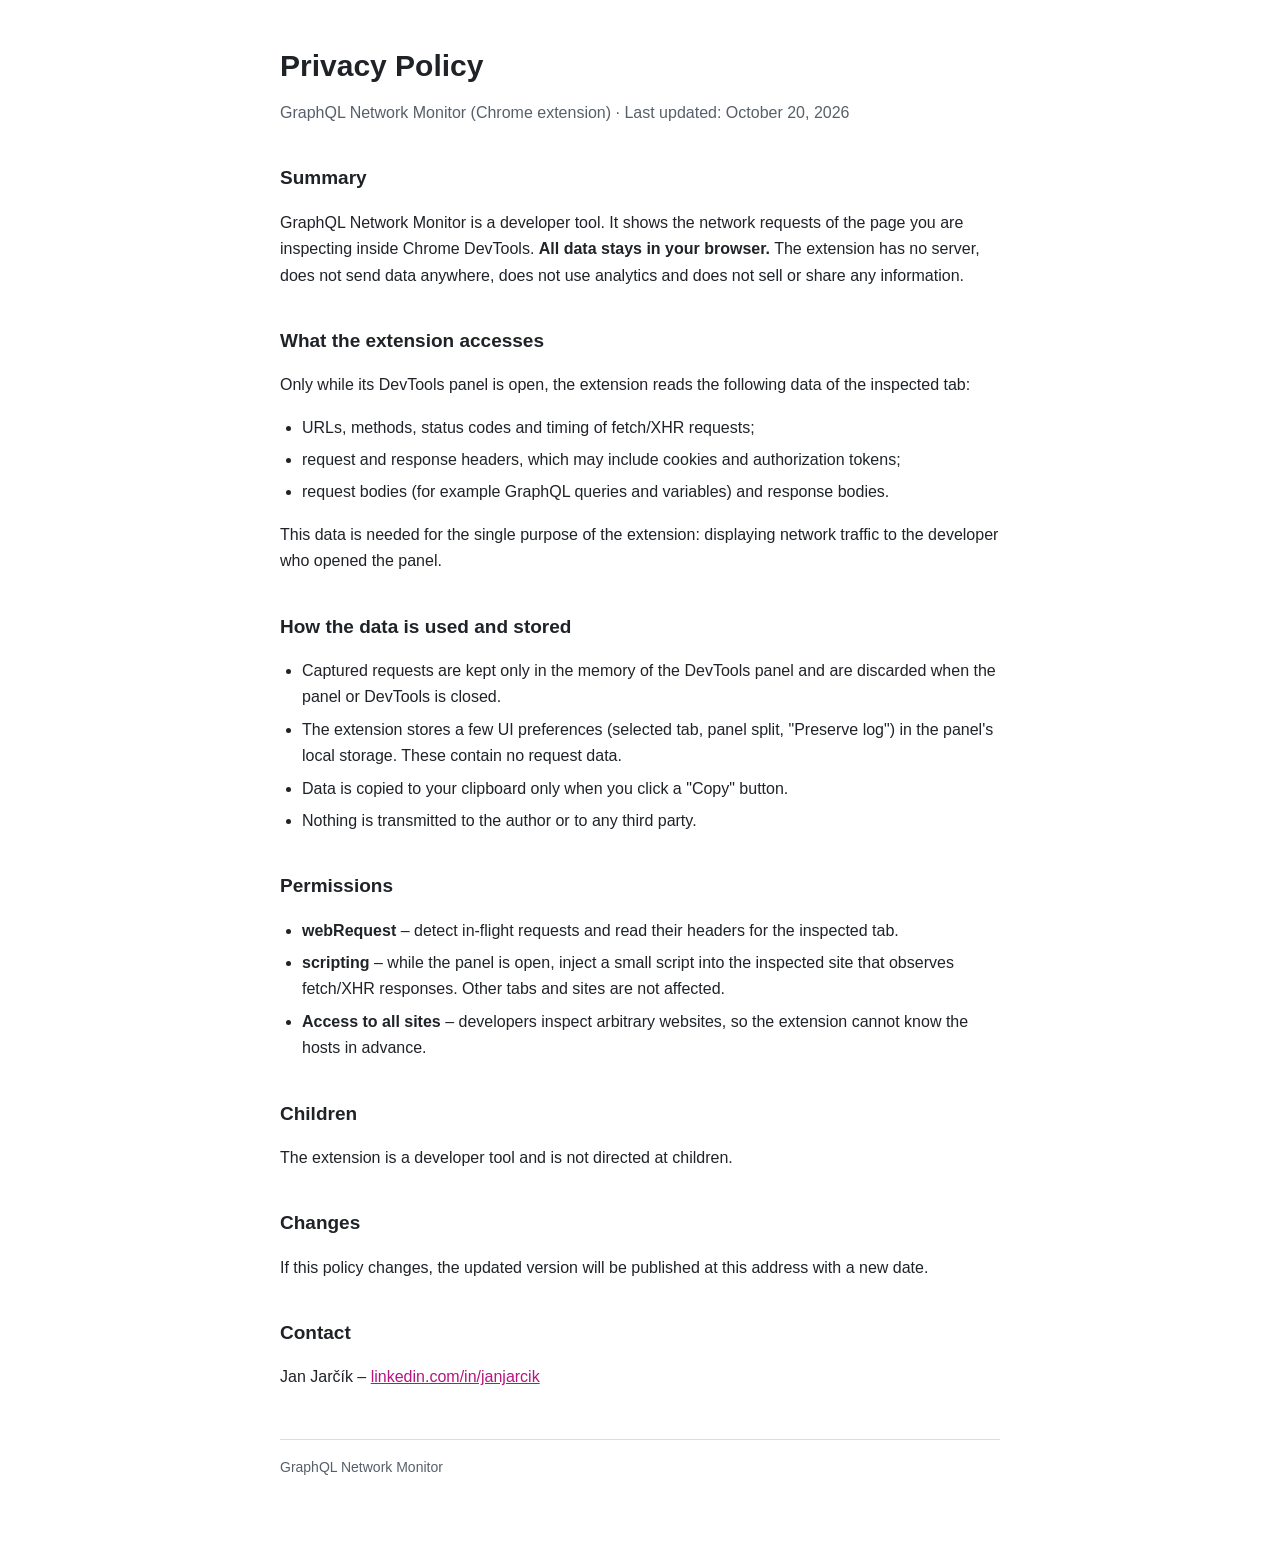
<file: index.html>
<!doctype html>
<html lang="en">
  <head>
    <meta charset="utf-8" />
    <meta name="viewport" content="width=device-width, initial-scale=1" />
    <title>GraphQL Network Monitor – Privacy Policy</title>
    <style>
      :root {
        --bg: #ffffff;
        --text: #1f2328;
        --muted: #57606a;
        --accent: #b4157f;
        --border: #d8dee4;
      }
      @media (prefers-color-scheme: dark) {
        :root {
          --bg: #17142b;
          --text: #ece9f7;
          --muted: #b3acd3;
          --accent: #ff7cc4;
          --border: #3a3358;
        }
      }
      body {
        margin: 0;
        background: var(--bg);
        color: var(--text);
        font: 16px/1.65 -apple-system, BlinkMacSystemFont, 'Segoe UI', Roboto, sans-serif;
      }
      main {
        max-width: 720px;
        margin: 0 auto;
        padding: 48px 20px 64px;
      }
      h1 {
        margin: 0 0 4px;
        font-size: 30px;
        line-height: 1.2;
      }
      h2 {
        margin: 36px 0 8px;
        font-size: 19px;
      }
      .muted {
        color: var(--muted);
      }
      a {
        color: var(--accent);
      }
      ul {
        padding-left: 22px;
      }
      li + li {
        margin-top: 6px;
      }
      footer {
        margin-top: 48px;
        padding-top: 16px;
        border-top: 1px solid var(--border);
        color: var(--muted);
        font-size: 14px;
      }
    </style>
  </head>
  <body>
    <main>
      <h1>Privacy Policy</h1>
      <p class="muted">GraphQL Network Monitor (Chrome extension) · Last updated: October 20, 2026</p>

      <h2>Summary</h2>
      <p>
        GraphQL Network Monitor is a developer tool. It shows the network requests of the page you are inspecting inside
        Chrome DevTools. <strong>All data stays in your browser.</strong> The extension has no server, does not send data
        anywhere, does not use analytics and does not sell or share any information.
      </p>

      <h2>What the extension accesses</h2>
      <p>Only while its DevTools panel is open, the extension reads the following data of the inspected tab:</p>
      <ul>
        <li>URLs, methods, status codes and timing of fetch/XHR requests;</li>
        <li>request and response headers, which may include cookies and authorization tokens;</li>
        <li>request bodies (for example GraphQL queries and variables) and response bodies.</li>
      </ul>
      <p>
        This data is needed for the single purpose of the extension: displaying network traffic to the developer who opened
        the panel.
      </p>

      <h2>How the data is used and stored</h2>
      <ul>
        <li>Captured requests are kept only in the memory of the DevTools panel and are discarded when the panel or DevTools is closed.</li>
        <li>
          The extension stores a few UI preferences (selected tab, panel split, "Preserve log") in the panel's local storage.
          These contain no request data.
        </li>
        <li>Data is copied to your clipboard only when you click a "Copy" button.</li>
        <li>Nothing is transmitted to the author or to any third party.</li>
      </ul>

      <h2>Permissions</h2>
      <ul>
        <li><strong>webRequest</strong> – detect in-flight requests and read their headers for the inspected tab.</li>
        <li><strong>scripting</strong> – while the panel is open, inject a small script into the inspected site that observes fetch/XHR responses. Other tabs and sites are not affected.</li>
        <li><strong>Access to all sites</strong> – developers inspect arbitrary websites, so the extension cannot know the hosts in advance.</li>
      </ul>

      <h2>Children</h2>
      <p>The extension is a developer tool and is not directed at children.</p>

      <h2>Changes</h2>
      <p>If this policy changes, the updated version will be published at this address with a new date.</p>

      <h2>Contact</h2>
      <p>
        Jan Jarčík –
        <a href="https://www.linkedin.com/in/janjarcik/" target="_blank" rel="noopener noreferrer">linkedin.com/in/janjarcik</a>
      </p>

      <footer>GraphQL Network Monitor</footer>
    </main>
  </body>
</html>
</file>
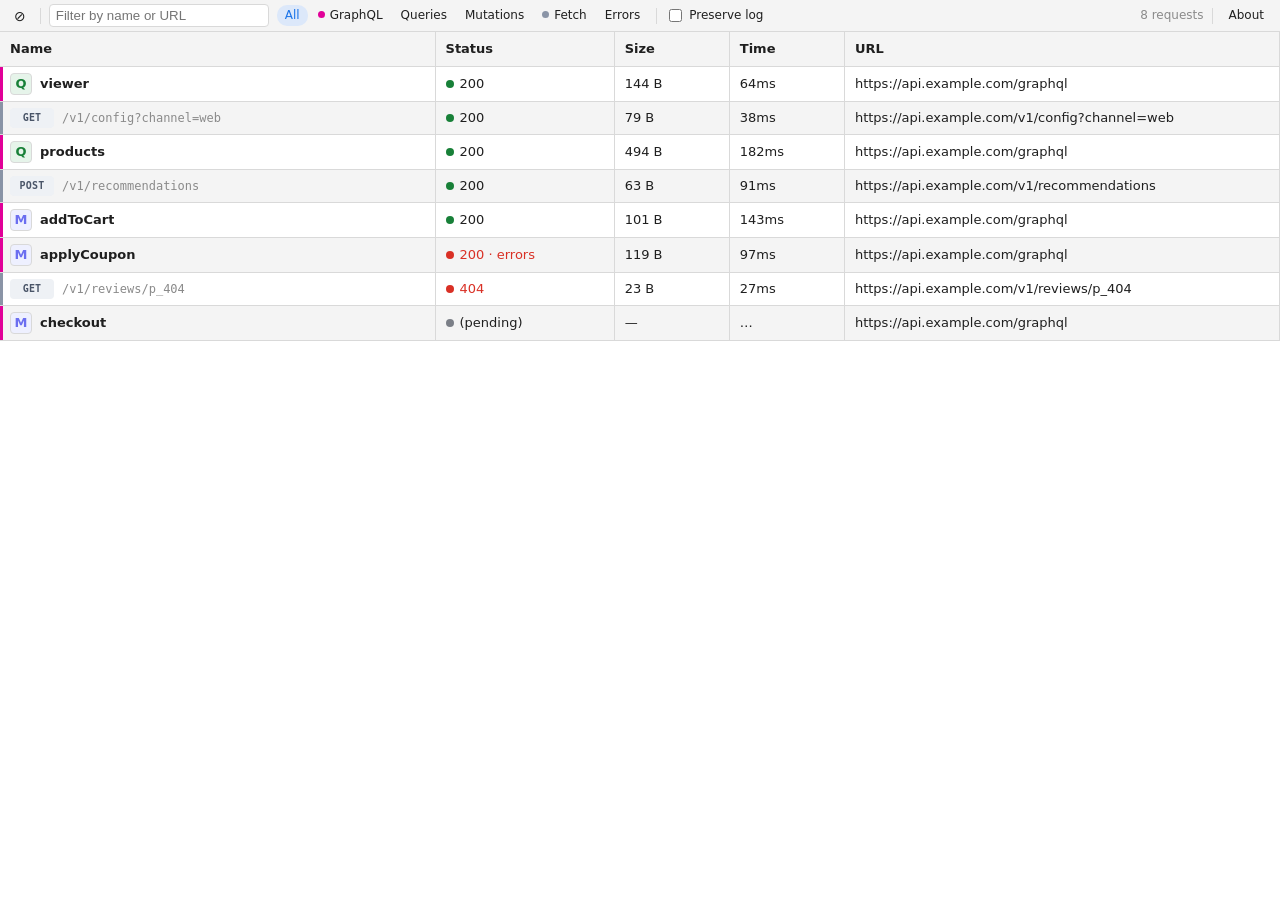
<file: panel.html>
<!doctype html>
<html>
  <head>
    <meta charset="utf-8" />
    <title>GraphQL Network Monitor</title>
    <link rel="stylesheet" href="panel.css" />
  </head>
  <body>
    <header class="toolbar">
      <button id="clear" class="icon-btn" title="Clear">⊘</button>
      <span class="sep"></span>
      <input id="filter" type="search" placeholder="Filter by name or URL" spellcheck="false" />
      <div class="type-filter" role="group">
        <button data-type="all" class="active">All</button>
        <button data-type="graphql"><span class="kind-dot graphql"></span>GraphQL</button>
        <button data-type="query">Queries</button>
        <button data-type="mutation">Mutations</button>
        <button data-type="fetch"><span class="kind-dot fetch"></span>Fetch</button>
        <button data-type="errors">Errors</button>
      </div>
      <span class="sep"></span>
      <label class="checkbox"><input id="preserve" type="checkbox" /> Preserve log</label>
      <span class="spacer"></span>
      <span id="count" class="muted"></span>
      <span class="sep"></span>
      <button id="about-toggle" class="view-btn" title="About">About</button>
    </header>

    <div id="hook-warning" class="hook-warning" hidden>
      Response capture is not active on this page yet – reload the page. If this keeps showing, check that the
      extension's Site access is set to "On all sites" in <code>chrome://extensions</code>.
    </div>

    <section id="about" class="about" hidden></section>

    <main id="main">
      <section id="list" class="list">
        <table>
          <thead>
            <tr>
              <th class="col-name">Name</th>
              <th class="col-status">Status</th>
              <th class="col-size">Size</th>
              <th class="col-time">Time</th>
              <th class="col-url">URL</th>
            </tr>
          </thead>
          <tbody id="rows"></tbody>
        </table>
        <div id="empty" class="empty">
          Waiting for requests…<br />
          <span class="muted">Requests are captured while DevTools is open. Reload the page to capture everything.</span>
        </div>
      </section>

      <div id="resizer" class="resizer" hidden></div>

      <section id="detail" class="detail" hidden>
        <nav class="tabs">
          <button id="close-detail" class="icon-btn close" title="Close">✕</button>
          <button data-tab="headers">Headers</button>
          <button data-tab="request">Request</button>
          <button data-tab="response">Response</button>
          <button data-tab="raw">Response (Raw)</button>
        </nav>
        <div id="detail-body" class="detail-body"></div>
      </section>
    </main>

    <script type="module" src="panel.js"></script>
  </body>
</html>
</file>
<file: panel.css>
:root {
  --bg: #ffffff;
  --bg-alt: #f4f4f4;
  --bg-hover: #eef3fb;
  --bg-selected: #dce8fa;
  --bg-button: #e3e3e3;
  --bg-button-hover: #d6d6d6;
  --border: #d9d9d9;
  --text: #1f1f1f;
  --muted: #8a8a8a;
  --accent: #1a73e8;
  --ok: #188038;
  --warn: #e37400;
  --error: #d93025;
  --pending: #7b7f87;

  --badge-q-bg: #e6f4ea;
  --badge-q: #188038;
  --badge-m-bg: #eef0ff;
  --badge-m: #6b6ef0;
  --badge-s-bg: #fef3e0;
  --badge-s: #c26401;

  --code-kw: #8250df;
  --code-op: #1f2328;
  --code-var: #953800;
  --code-arg: #0550ae;
  --code-type: #0a6b65;
  --code-str: #116329;
  --code-num: #0550ae;
  --code-lit: #8250df;
  --code-enum: #0a6b65;
  --code-dir: #9a3c00;
  --code-alias: #57606a;
  --code-frag: #0a6b65;
  --json-key: #953800;
  --code-text: #1f2328;
  --code-bg: #ffffff;
  --guide: #e4e7eb;

  --kind-graphql: #e10098;
  --kind-fetch: #8a94a6;
  --method-bg: #eef1f5;
  --method: #4a5568;

  --mono: 'SF Mono', ui-monospace, SFMono-Regular, Menlo, Consolas, monospace;
  color-scheme: light;
}

:root.dark {
  --bg: #202124;
  --bg-alt: #292a2d;
  --bg-hover: #2f3540;
  --bg-selected: #233a5c;
  --bg-button: #3c3d41;
  --bg-button-hover: #4a4b50;
  --border: #3d3e42;
  --text: #e3e3e3;
  --muted: #9aa0a6;
  --accent: #8ab4f8;
  --ok: #81c995;
  --warn: #fdd663;
  --error: #f28b82;
  --pending: #9aa0a6;

  --badge-q-bg: #1e3a27;
  --badge-q: #81c995;
  --badge-m-bg: #2c2f55;
  --badge-m: #a9abff;
  --badge-s-bg: #4a3415;
  --badge-s: #fcc26b;

  --code-kw: #d2a8ff;
  --code-op: #f0f3f6;
  --code-var: #ffa657;
  --code-arg: #79c0ff;
  --code-type: #56d4c8;
  --code-str: #7ee787;
  --code-num: #79c0ff;
  --code-lit: #d2a8ff;
  --code-enum: #56d4c8;
  --code-dir: #ffa657;
  --code-alias: #9aa4ae;
  --code-frag: #56d4c8;
  --json-key: #ffa657;
  --code-text: #f0f3f6;
  --code-bg: #1b1c1f;
  --guide: #3a3d42;

  --kind-graphql: #ff4fb8;
  --kind-fetch: #7d8590;
  --method-bg: #33363b;
  --method: #c3c7cc;
  color-scheme: dark;
}

* {
  box-sizing: border-box;
}

html,
body {
  height: 100%;
  margin: 0;
}

body {
  display: flex;
  flex-direction: column;
  background: var(--bg);
  color: var(--text);
  font: 12px/1.4 system-ui, -apple-system, 'Segoe UI', sans-serif;
  overflow: hidden;
}

button {
  font: inherit;
  color: inherit;
  cursor: pointer;
}

.muted {
  color: var(--muted);
}

/* Toolbar */
.toolbar {
  display: flex;
  align-items: center;
  flex-wrap: wrap;
  gap: 8px;
  padding: 4px 8px;
  border-bottom: 1px solid var(--border);
  background: var(--bg-alt);
  flex-shrink: 0;
}

.toolbar .sep {
  width: 1px;
  height: 16px;
  background: var(--border);
}

.toolbar .spacer {
  flex: 1;
}

.toolbar input[type='search'] {
  width: 220px;
  padding: 3px 6px;
  border: 1px solid var(--border);
  border-radius: 4px;
  background: var(--bg);
  color: var(--text);
  outline: none;
}

.toolbar input[type='search']:focus {
  border-color: var(--accent);
}

.icon-btn {
  border: none;
  background: transparent;
  padding: 2px 6px;
  border-radius: 4px;
  font-size: 14px;
  line-height: 1;
}

.icon-btn:hover {
  background: var(--bg-button);
}

.type-filter {
  display: flex;
  gap: 2px;
}

.type-filter button {
  border: none;
  background: transparent;
  padding: 2px 8px;
  border-radius: 10px;
}

.type-filter button:hover {
  background: var(--bg-button);
}

.type-filter button.active {
  background: var(--bg-selected);
  color: var(--accent);
}

.checkbox {
  display: flex;
  align-items: center;
  gap: 4px;
  white-space: nowrap;
}

/* Layout */
main {
  flex: 1;
  display: flex;
  min-height: 0;
}

.list {
  flex: 1;
  min-width: 0;
  overflow: auto;
  position: relative;
}

main.has-detail .list {
  flex: 0 0 var(--list-width, 35%);
}

.resizer {
  flex: none;
  width: 9px;
  margin: 0 -4px;
  cursor: col-resize;
  z-index: 3;
  position: relative;
  touch-action: none;
}

.resizer::after {
  content: '';
  position: absolute;
  inset: 0 4px;
  background: var(--border);
}

.resizer:hover::after,
.resizing .resizer::after {
  inset: 0 3px;
  background: var(--accent);
}

/* Keep text from being selected and iframes/code from stealing events while dragging. */
.resizing,
.resizing * {
  cursor: col-resize !important;
  user-select: none !important;
}

.detail {
  flex: 1 1 0;
  min-width: 0;
  display: flex;
  flex-direction: column;
  background: var(--code-bg);
}

[hidden] {
  display: none !important;
}

/* Table */
table {
  width: 100%;
  border-collapse: collapse;
  table-layout: fixed;
}

th {
  position: sticky;
  top: 0;
  z-index: 1;
  background: var(--bg-alt);
  text-align: left;
  font-weight: 600;
  font-size: 13px;
  padding: 8px 10px;
  border-bottom: 1px solid var(--border);
  border-right: 1px solid var(--border);
  white-space: nowrap;
}

td {
  padding: 6px 10px;
  border-bottom: 1px solid var(--border);
  border-right: 1px solid var(--border);
  white-space: nowrap;
  overflow: hidden;
  text-overflow: ellipsis;
  font-size: 13px;
}

.col-name {
  width: 34%;
}
.col-status {
  width: 14%;
}
.col-size {
  width: 9%;
}
.col-time {
  width: 9%;
}

main.has-detail .col-size,
main.has-detail .col-time,
main.has-detail .col-url {
  display: none;
}
main.has-detail .col-name {
  width: auto;
}
main.has-detail .col-status {
  width: 110px;
}

.list {
  container-type: inline-size;
}

@container (max-width: 280px) {
  main.has-detail .col-status {
    display: none;
  }
}

tbody tr {
  cursor: default;
}

tbody tr:nth-child(even) {
  background: var(--bg-alt);
}

tbody tr:hover {
  background: var(--bg-hover);
}

tbody tr.selected {
  background: var(--bg-selected);
}

.op {
  display: flex;
  align-items: center;
  gap: 8px;
  min-width: 0;
}

.op-name {
  font-weight: 600;
  overflow: hidden;
  text-overflow: ellipsis;
}

.op-batch {
  color: var(--muted);
  font-size: 11px;
}

.badge {
  flex-shrink: 0;
  display: inline-flex;
  align-items: center;
  justify-content: center;
  width: 22px;
  height: 22px;
  border-radius: 4px;
  border: 1px solid var(--border);
  background: var(--bg);
  font-weight: 600;
  font-size: 13px;
}

/* GraphQL vs. plain fetch rows */
tbody tr td.col-name {
  box-shadow: inset 3px 0 0 var(--stripe, transparent);
}

tr.kind-graphql {
  --stripe: var(--kind-graphql);
}

tr.kind-fetch {
  --stripe: var(--kind-fetch);
}

tr.kind-fetch .op-name {
  font-family: var(--mono);
  font-size: 12px;
  font-weight: 400;
  color: var(--muted);
}

tr.kind-fetch.selected .op-name,
tr.kind-fetch:hover .op-name {
  color: var(--text);
}

.method {
  flex-shrink: 0;
  min-width: 44px;
  padding: 2px 5px;
  border-radius: 4px;
  background: var(--method-bg);
  color: var(--method);
  font: 600 10px/16px var(--mono);
  text-align: center;
  letter-spacing: 0.02em;
}

.kind-dot {
  display: inline-block;
  width: 7px;
  height: 7px;
  margin-right: 5px;
  border-radius: 50%;
  vertical-align: 1px;
}

.kind-dot.graphql {
  background: var(--kind-graphql);
}

.kind-dot.fetch {
  background: var(--kind-fetch);
}

.badge.query {
  color: var(--badge-q);
  background: var(--badge-q-bg);
}
.badge.mutation {
  color: var(--badge-m);
  background: var(--badge-m-bg);
}
.badge.subscription {
  color: var(--badge-s);
  background: var(--badge-s-bg);
}

.status {
  display: inline-flex;
  align-items: center;
  gap: 6px;
}

.dot {
  width: 8px;
  height: 8px;
  border-radius: 50%;
  background: var(--pending);
  flex-shrink: 0;
}

.status.ok .dot {
  background: var(--ok);
}
.status.warn .dot {
  background: var(--warn);
}
.status.error .dot {
  background: var(--error);
}
.status.error {
  color: var(--error);
}

.empty {
  padding: 40px 16px;
  text-align: center;
  color: var(--text);
  line-height: 1.8;
}

/* Detail */
.tabs {
  display: flex;
  align-items: stretch;
  border-bottom: 1px solid var(--border);
  background: var(--bg-alt);
  flex-shrink: 0;
  overflow-x: auto;
  scrollbar-width: none;
}

.tabs button {
  flex-shrink: 0;
  white-space: nowrap;
}

.tabs button {
  border: none;
  background: transparent;
  padding: 8px 14px;
  font-size: 14px;
  font-weight: 600;
  color: var(--muted);
  border-bottom: 2px solid transparent;
}

.tabs button:hover {
  color: var(--text);
}

.tabs button.active {
  color: var(--text);
  background: var(--bg-button);
  border-bottom-color: var(--accent);
}

.tabs .close {
  font-size: 14px;
  margin: 4px;
  padding: 4px 8px;
  color: var(--text);
  border-bottom: none;
}

.detail-body {
  flex: 1;
  overflow: auto;
  padding: 10px 16px 24px;
}

.section + .section {
  margin-top: 14px;
}

.section-head {
  display: flex;
  align-items: flex-start;
  gap: 6px;
  min-height: 26px;
}

.section-title {
  border: none;
  background: transparent;
  padding: 2px 0;
  color: var(--muted);
  font-size: 13px;
  display: flex;
  align-items: center;
  gap: 4px;
}

.section-title::before {
  content: '▾';
  font-size: 10px;
  width: 10px;
}

.section.collapsed .section-title::before {
  content: '▸';
}

.section.collapsed .section-content {
  display: none;
}

.actions {
  margin-left: auto;
  display: flex;
  gap: 6px;
  flex-wrap: wrap;
  justify-content: flex-end;
}

.btn {
  border: none;
  background: var(--bg-button);
  border-radius: 4px;
  padding: 5px 10px;
  font-weight: 600;
  font-size: 12px;
  color: var(--text);
  white-space: nowrap;
}

.btn:hover {
  background: var(--bg-button-hover);
}

.btn.copied {
  color: var(--ok);
}

pre.code {
  margin: 6px 0 0;
  padding: 0 10px;
  font: 500 13px/1.65 var(--mono);
  color: var(--code-text);
  font-variant-ligatures: none;
  white-space: pre;
  overflow-x: auto;
  tab-size: 2;
}

pre.code.wrap {
  white-space: pre-wrap;
  word-break: break-all;
}

.note {
  margin: 6px 10px;
  color: var(--muted);
}

.error-box {
  margin: 0 0 12px;
  padding: 8px 10px;
  border-left: 3px solid var(--error);
  background: color-mix(in srgb, var(--error) 10%, transparent);
  font-family: var(--mono);
  white-space: pre-wrap;
}

.gql-kw {
  color: var(--code-kw);
}
.gql-op {
  color: var(--code-op);
}
.gql-var {
  color: var(--code-var);
}
.gql-arg {
  color: var(--code-arg);
}
.gql-type {
  color: var(--code-type);
}
.gql-str {
  color: var(--code-str);
}
.gql-num {
  color: var(--code-num);
}
.gql-lit {
  color: var(--code-lit);
}
.gql-enum {
  color: var(--code-enum);
}
.gql-dir {
  color: var(--code-dir);
}
.gql-alias {
  color: var(--code-alias);
}
.gql-frag {
  color: var(--code-frag);
}

.json-key {
  color: var(--json-key);
}
.json-str {
  color: var(--code-str);
}
.json-num {
  color: var(--code-num);
}
.json-bool {
  color: var(--code-lit);
}
.json-null {
  color: var(--muted);
}

/* JSON tree */
.json-tree {
  font: 500 13px/1.65 var(--mono);
  color: var(--code-text);
  font-variant-ligatures: none;
  padding: 4px 10px;
}

.jt-row {
  display: flex;
  align-items: baseline;
  white-space: nowrap;
  border-radius: 3px;
}

.jt-row:hover {
  background: var(--bg-hover);
}

.jt-caret {
  display: inline-block;
  width: 14px;
  flex-shrink: 0;
  color: var(--code-type);
  font-size: 10px;
}

.jt-caret.jt-toggle {
  cursor: pointer;
}

.jt-caret.jt-toggle::before {
  content: '▸';
}

.jt-expanded > .jt-row > .jt-caret.jt-toggle::before {
  content: '▾';
}

.jt-row .json-str {
  white-space: pre-wrap;
  word-break: break-all;
}

.jt-brace {
  font-weight: 600;
}

.jt-count {
  margin-left: 8px;
  color: var(--code-alias);
  font-weight: 400;
}

.jt-expanded > .jt-row > .jt-count {
  display: none;
}

.jt-children {
  padding-left: 18px;
  border-left: 1px solid var(--guide);
  margin-left: 6px;
}

.jt-close {
  padding-left: 14px;
  font-weight: 600;
}

.hook-warning {
  padding: 6px 10px;
  border-bottom: 1px solid var(--border);
  background: color-mix(in srgb, var(--warn) 18%, var(--bg));
  flex-shrink: 0;
}

/* About view */
.view-btn {
  border: none;
  background: transparent;
  padding: 2px 8px;
  border-radius: 10px;
}

.view-btn:hover {
  background: var(--bg-button);
}

.view-btn.active {
  background: var(--bg-selected);
  color: var(--accent);
}

.about {
  flex: 1;
  overflow: auto;
  padding: 32px 24px;
}

.about-card {
  max-width: 520px;
  margin: 0 auto;
  display: flex;
  flex-direction: column;
  gap: 16px;
}

.about-header {
  display: flex;
  align-items: center;
  gap: 14px;
}

.about-avatar {
  width: 72px;
  height: 72px;
  border-radius: 50%;
  display: flex;
  align-items: center;
  justify-content: center;
  background: var(--badge-m-bg);
  color: var(--badge-m);
  font-size: 20px;
  font-weight: 700;
  flex-shrink: 0;
}

.about-avatar img {
  width: 100%;
  height: 100%;
  border-radius: 50%;
  object-fit: cover;
}

.about-logo {
  width: 20px;
  height: 20px;
  vertical-align: middle;
  margin-right: 6px;
}

.about-name {
  margin: 0;
  font-size: 20px;
}

.about-role {
  color: var(--muted);
  font-size: 13px;
}

.about-bio {
  margin: 0;
  font-size: 13px;
  line-height: 1.6;
}

.about-links {
  display: flex;
  flex-wrap: wrap;
  gap: 8px;
}

.about-links a {
  color: var(--accent);
  text-decoration: none;
}

.about-links a:hover {
  text-decoration: underline;
}

.about-footer {
  display: flex;
  align-items: center;
  justify-content: space-between;
  gap: 8px;
  padding-top: 12px;
  border-top: 1px solid var(--border);
  color: var(--muted);
}

/* Headers tab */
.kv {
  width: 100%;
  table-layout: auto;
  margin-top: 4px;
}

.kv td {
  border: none;
  padding: 3px 10px;
  white-space: normal;
  word-break: break-all;
  font-family: var(--mono);
  font-size: 12px;
  vertical-align: top;
}

.kv td:first-child {
  width: 1%;
  white-space: nowrap;
  font-weight: 600;
  color: var(--muted);
}
</file>
